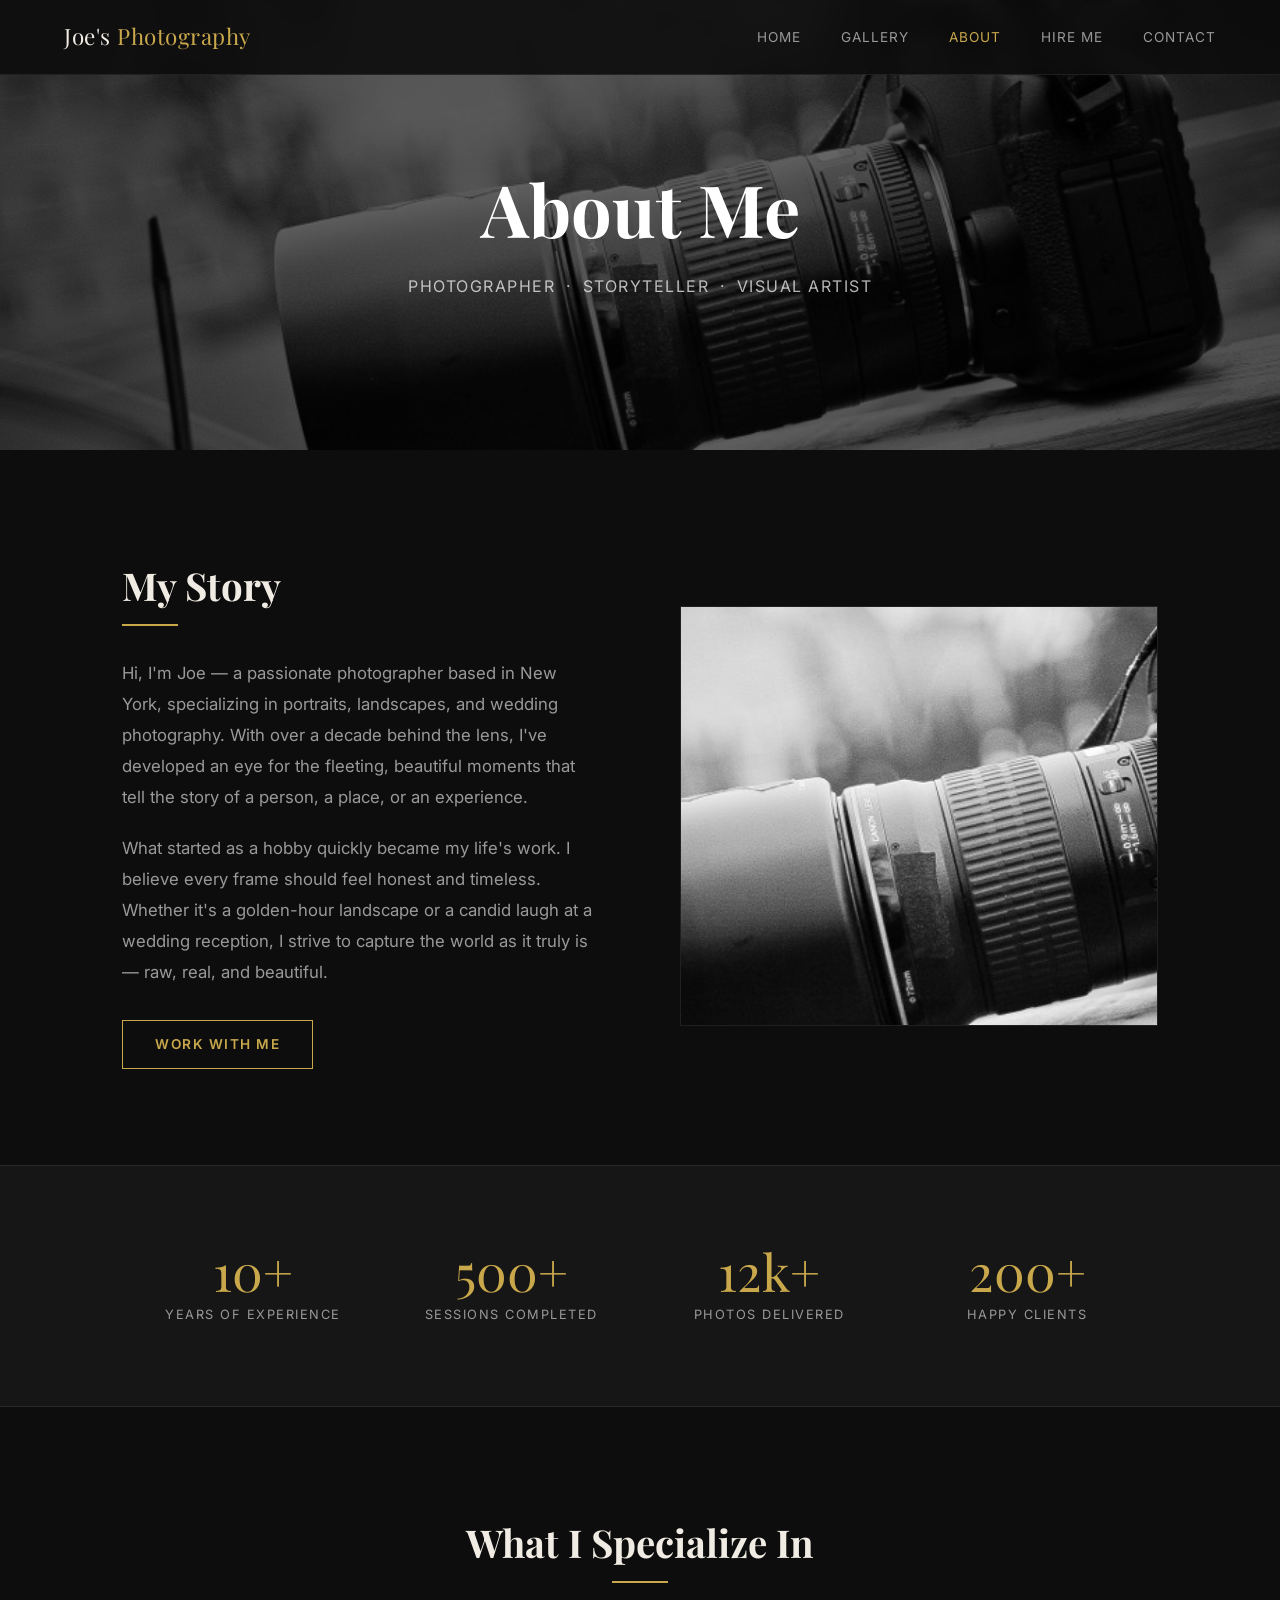
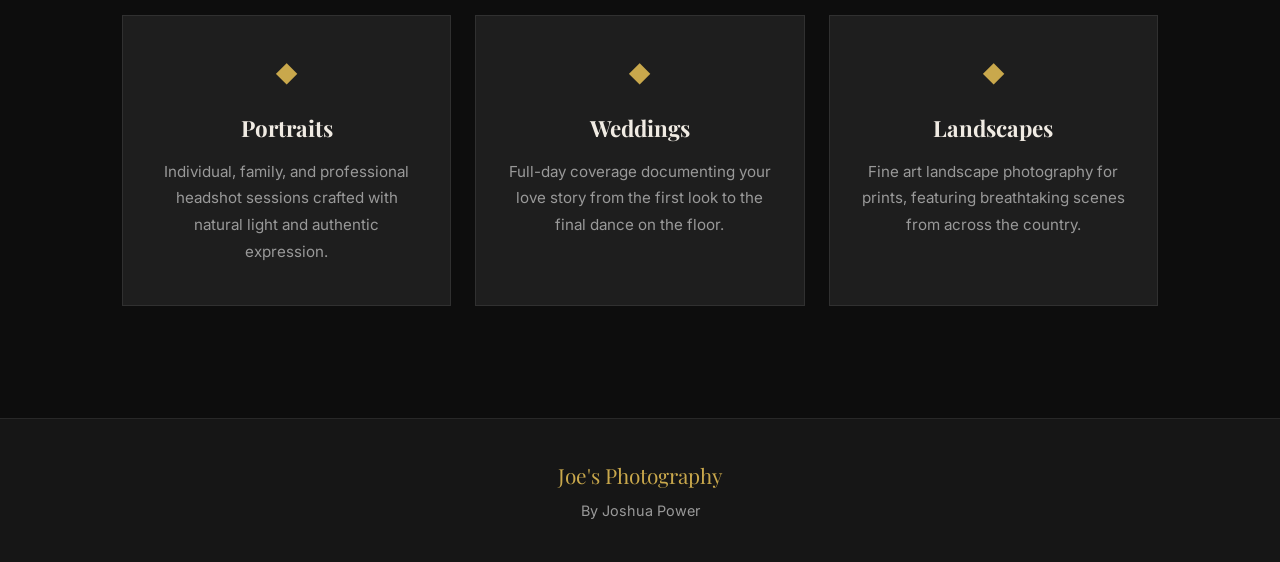
<file: assets/about/about.html>
<!DOCTYPE html>
<html lang="en">
<head>
    <meta charset="UTF-8">
    <meta name="viewport" content="width=device-width, initial-scale=1.0">
    <title>About — Joe's Photography</title>
    <link rel="stylesheet" href="../../css/shared.css">
    <link rel="stylesheet" href="about.css">
</head>
<body>

    <nav class="navbar">
        <a href="../../index.html" class="nav-logo">Joe's <span>Photography</span></a>
        <ul class="nav-links">
            <li><a href="../../index.html">Home</a></li>
            <li><a href="../photos/photos.html">Gallery</a></li>
            <li><a href="about.html" class="active">About</a></li>
            <li><a href="../hire/hire.html">Hire Me</a></li>
            <li><a href="../contact/contact.html">Contact</a></li>
        </ul>
    </nav>

    <header class="about-hero">
        <div class="hero-overlay"></div>
        <div class="hero-content">
            <h1>About <span>Me</span></h1>
            <p>Photographer &nbsp;&middot;&nbsp; Storyteller &nbsp;&middot;&nbsp; Visual Artist</p>
        </div>
    </header>

    <main>

        <section class="bio-section">
            <div class="bio-grid">
                <div class="bio-text">
                    <h2 class="section-title">My Story</h2>
                    <div class="divider" style="margin-left: 0;"></div>
                    <p>Hi, I'm Joe — a passionate photographer based in New York, specializing in portraits, landscapes, and wedding photography. With over a decade behind the lens, I've developed an eye for the fleeting, beautiful moments that tell the story of a person, a place, or an experience.</p>
                    <p>What started as a hobby quickly became my life's work. I believe every frame should feel honest and timeless. Whether it's a golden-hour landscape or a candid laugh at a wedding reception, I strive to capture the world as it truly is — raw, real, and beautiful.</p>
                    <a href="../hire/hire.html" class="btn-outline">Work With Me</a>
                </div>
                <div class="bio-image">
                    <img src="../Photograph-website-header-photography-film-picture-wordpress-header-2708a.jpg" alt="Photography equipment">
                </div>
            </div>
        </section>

        <section class="stats-section">
            <div class="stats-grid">
                <div class="stat-card">
                    <span class="stat-number">10+</span>
                    <span class="stat-label">Years of Experience</span>
                </div>
                <div class="stat-card">
                    <span class="stat-number">500+</span>
                    <span class="stat-label">Sessions Completed</span>
                </div>
                <div class="stat-card">
                    <span class="stat-number">12k+</span>
                    <span class="stat-label">Photos Delivered</span>
                </div>
                <div class="stat-card">
                    <span class="stat-number">200+</span>
                    <span class="stat-label">Happy Clients</span>
                </div>
            </div>
        </section>

        <section class="specialties-section">
            <h2 class="section-title" style="text-align: center;">What I Specialize In</h2>
            <div class="divider"></div>
            <div class="specialties-grid">
                <div class="specialty-card">
                    <div class="specialty-icon">&#9670;</div>
                    <h3>Portraits</h3>
                    <p>Individual, family, and professional headshot sessions crafted with natural light and authentic expression.</p>
                </div>
                <div class="specialty-card">
                    <div class="specialty-icon">&#9670;</div>
                    <h3>Weddings</h3>
                    <p>Full-day coverage documenting your love story from the first look to the final dance on the floor.</p>
                </div>
                <div class="specialty-card">
                    <div class="specialty-icon">&#9670;</div>
                    <h3>Landscapes</h3>
                    <p>Fine art landscape photography for prints, featuring breathtaking scenes from across the country.</p>
                </div>
            </div>
        </section>

    </main>

    <footer class="site-footer">
        <p class="footer-name">Joe's Photography</p>
        <p>By Joshua Power</p>
    </footer>

</body>
</html>
</file>
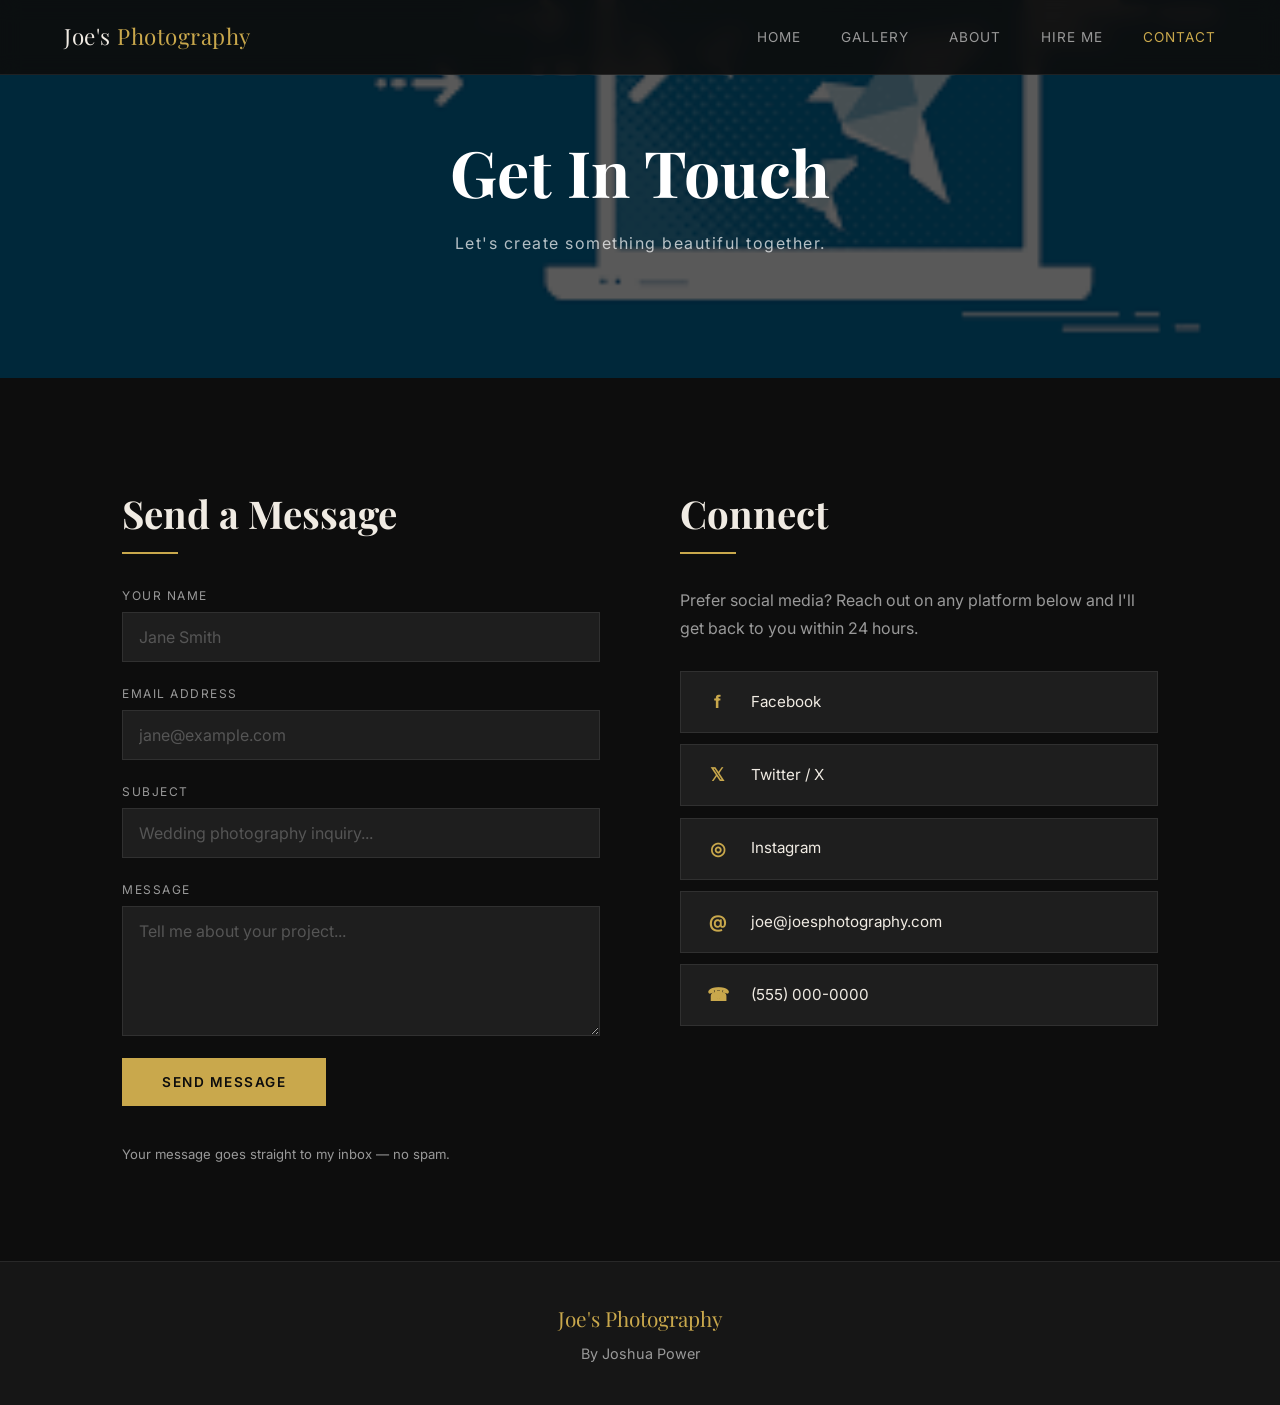
<file: assets/contact/contact.html>
<!DOCTYPE html>
<html lang="en">
<head>
    <meta charset="UTF-8">
    <meta name="viewport" content="width=device-width, initial-scale=1.0">
    <title>Contact — Joe's Photography</title>
    <link rel="stylesheet" href="../../css/shared.css">
    <link rel="stylesheet" href="contact.css">
</head>
<body>

    <nav class="navbar">
        <a href="../../index.html" class="nav-logo">Joe's <span>Photography</span></a>
        <ul class="nav-links">
            <li><a href="../../index.html">Home</a></li>
            <li><a href="../photos/photos.html">Gallery</a></li>
            <li><a href="../about/about.html">About</a></li>
            <li><a href="../hire/hire.html">Hire Me</a></li>
            <li><a href="contact.html" class="active">Contact</a></li>
        </ul>
    </nav>

    <header class="contact-hero">
        <div class="hero-overlay"></div>
        <div class="hero-content">
            <h1>Get In <span>Touch</span></h1>
            <p>Let's create something beautiful together.</p>
        </div>
    </header>

    <main class="contact-main">
        <div class="contact-grid">

            <div class="contact-form-wrap">
                <h2 class="section-title">Send a Message</h2>
                <div class="divider" style="margin-left: 0;"></div>
                <form class="contact-form" id="joeContactForm">
                    <input type="checkbox" name="botcheck" tabindex="-1" autocomplete="off" style="display:none !important" aria-hidden="true">
                    <div class="form-group">
                        <label for="name">Your Name</label>
                        <input type="text" id="name" name="name" placeholder="Jane Smith" required>
                    </div>
                    <div class="form-group">
                        <label for="email">Email Address</label>
                        <input type="email" id="email" name="email" placeholder="jane@example.com" required>
                    </div>
                    <div class="form-group">
                        <label for="subject">Subject</label>
                        <input type="text" id="subject" name="subject" placeholder="Wedding photography inquiry...">
                    </div>
                    <div class="form-group">
                        <label for="message">Message</label>
                        <textarea id="message" name="message" rows="5" placeholder="Tell me about your project..." required></textarea>
                    </div>
                    <button type="submit" class="btn-submit">Send Message</button>
                    <p class="form-note" id="joeFormNote" style="margin-top:1rem;font-size:0.82rem;color:var(--text-muted);">Your message goes straight to my inbox — no spam.</p>
                </form>
            </div>

            <div class="contact-info-wrap">
                <h2 class="section-title">Connect</h2>
                <div class="divider" style="margin-left: 0;"></div>
                <p class="contact-intro">Prefer social media? Reach out on any platform below and I'll get back to you within 24 hours.</p>
                <ul class="social-links">
                    <li>
                        <a href="#" class="social-card">
                            <span class="social-icon">f</span>
                            <span class="social-label">Facebook</span>
                        </a>
                    </li>
                    <li>
                        <a href="#" class="social-card">
                            <span class="social-icon">&#120143;</span>
                            <span class="social-label">Twitter / X</span>
                        </a>
                    </li>
                    <li>
                        <a href="#" class="social-card">
                            <span class="social-icon">&#9678;</span>
                            <span class="social-label">Instagram</span>
                        </a>
                    </li>
                    <li>
                        <a href="mailto:joe@joesphotography.com" class="social-card">
                            <span class="social-icon">@</span>
                            <span class="social-label">joe@joesphotography.com</span>
                        </a>
                    </li>
                    <li>
                        <a href="tel:+15550000000" class="social-card">
                            <span class="social-icon">&#9742;</span>
                            <span class="social-label">(555) 000-0000</span>
                        </a>
                    </li>
                </ul>
            </div>

        </div>
    </main>

    <footer class="site-footer">
        <p class="footer-name">Joe's Photography</p>
        <p>By Joshua Power</p>
    </footer>

    <script>
    (function () {
        // === LEAD DELIVERY: get a FREE key at https://web3forms.com using the
        // client's email, then paste it below. Until then, the form opens the
        // visitor's email app as a fallback so no message is lost. ===========
        var WEB3FORMS_KEY = "YOUR_WEB3FORMS_ACCESS_KEY";
        var FALLBACK_EMAIL = "joe@joesphotography.com";
        var form = document.getElementById("joeContactForm");
        var note = document.getElementById("joeFormNote");
        form.addEventListener("submit", function (e) {
            e.preventDefault();
            var fd = new FormData(form);
            var btn = form.querySelector(".btn-submit");
            if (!WEB3FORMS_KEY || WEB3FORMS_KEY === "YOUR_WEB3FORMS_ACCESS_KEY") {
                var lines = [];
                fd.forEach(function (v, k) { if (k !== "botcheck") lines.push(k + ": " + v); });
                window.location.href = "mailto:" + FALLBACK_EMAIL +
                    "?subject=" + encodeURIComponent("New message from your website — " + (fd.get("name") || "")) +
                    "&body=" + encodeURIComponent(lines.join("\n"));
                return;
            }
            fd.append("access_key", WEB3FORMS_KEY);
            fd.append("subject", "🔔 NEW MESSAGE — Joe's Photography contact from " + (fd.get("name") || "website"));
            fd.append("from_name", "Joe's Photography");
            btn.disabled = true; var orig = btn.textContent; btn.textContent = "Sending…";
            fetch("https://api.web3forms.com/submit", { method: "POST", headers: { Accept: "application/json" }, body: fd })
                .then(function (r) { return r.json(); })
                .then(function (data) {
                    if (data.success) { form.reset(); if (note) note.textContent = "Message sent ✓ — I'll reply within 24 hours."; }
                    else { throw new Error(); }
                })
                .catch(function () { if (note) note.textContent = "Couldn't send — please email " + FALLBACK_EMAIL + " directly."; })
                .finally(function () { btn.disabled = false; btn.textContent = orig; });
        });
    })();
    </script>

</body>
</html>
</file>
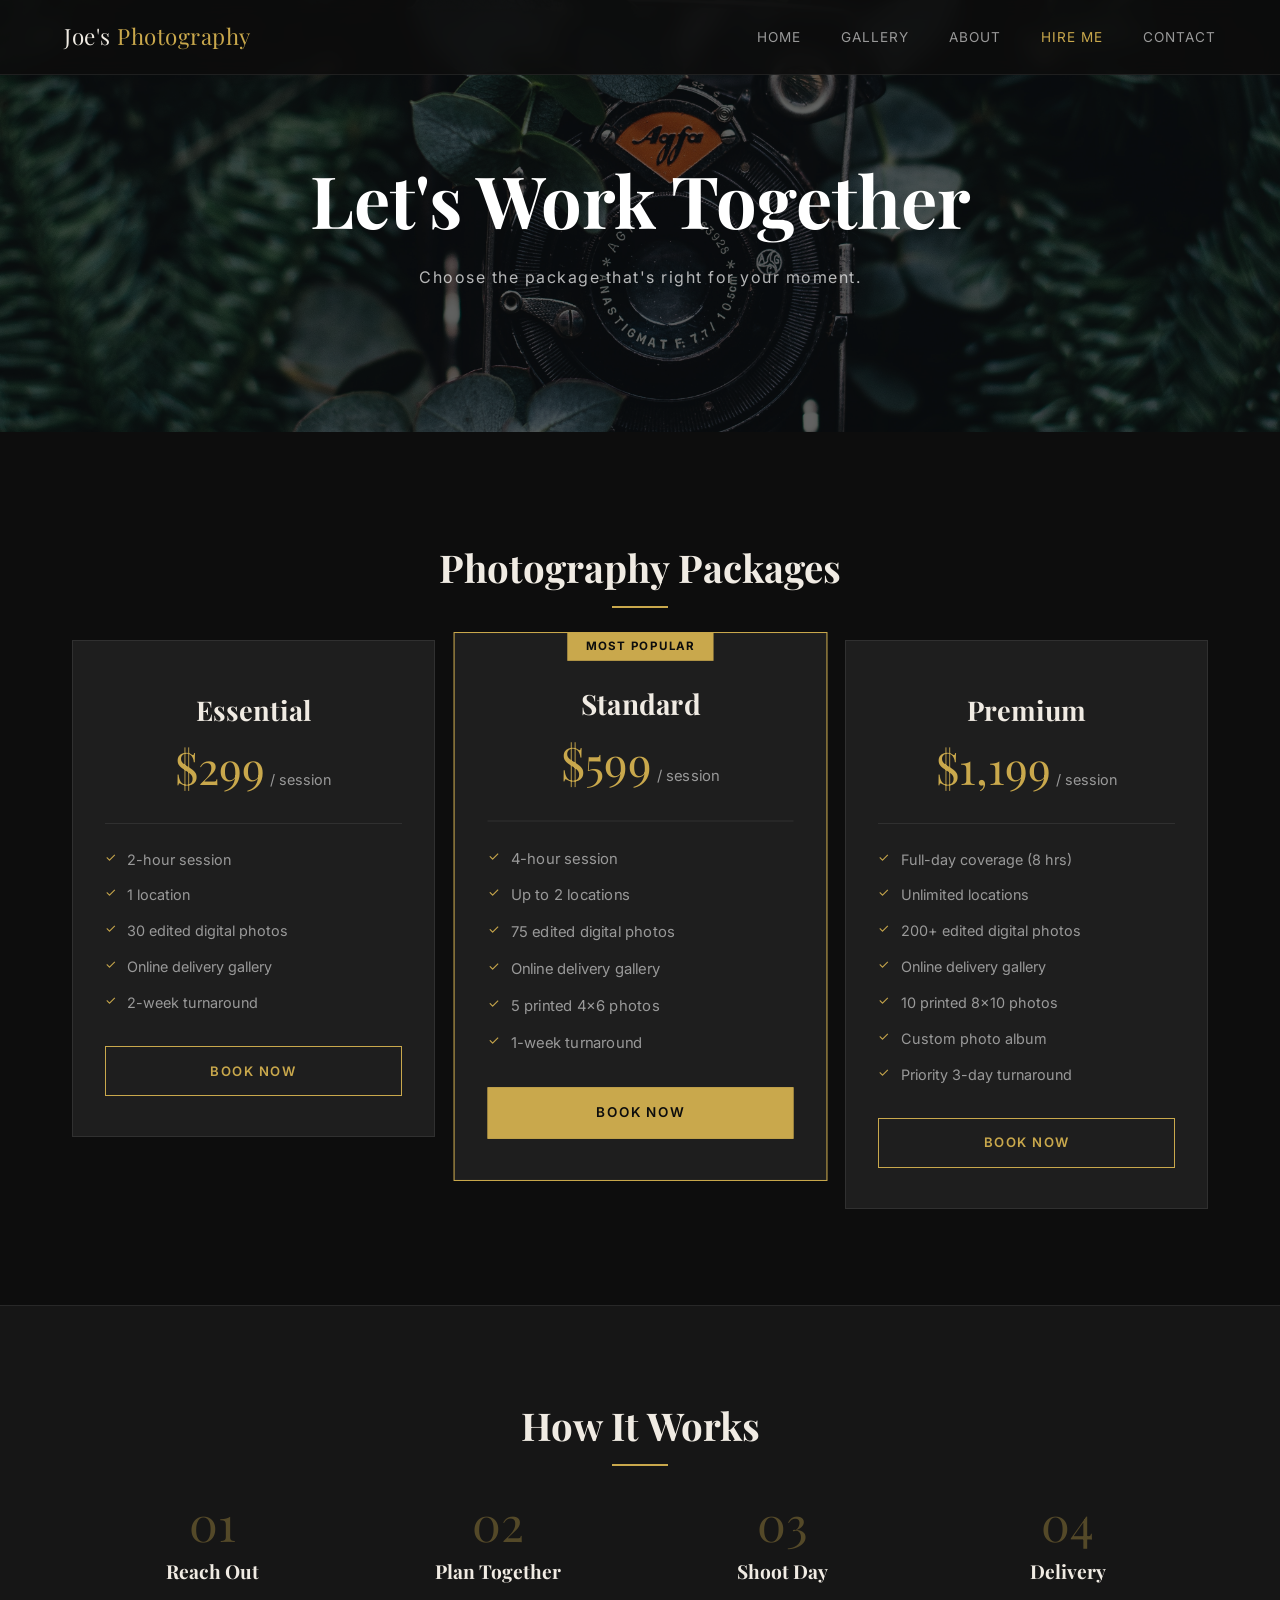
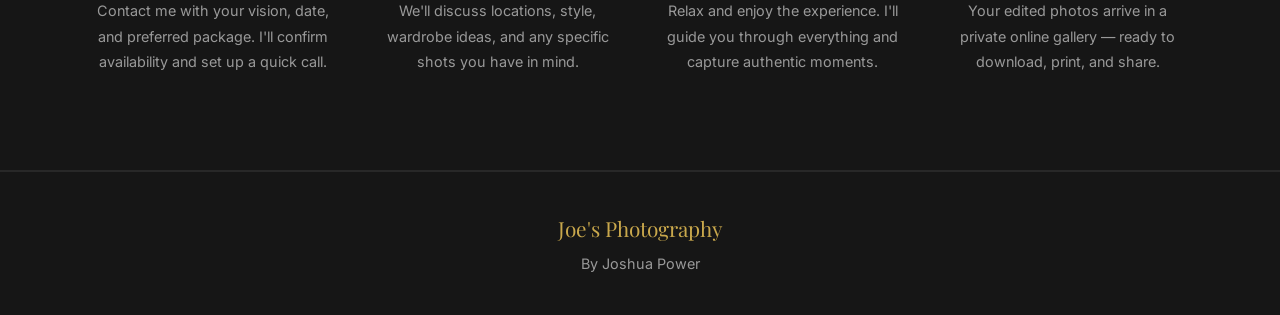
<file: assets/hire/hire.html>
<!DOCTYPE html>
<html lang="en">
<head>
    <meta charset="UTF-8">
    <meta name="viewport" content="width=device-width, initial-scale=1.0">
    <title>Hire Me — Joe's Photography</title>
    <link rel="stylesheet" href="../../css/shared.css">
    <link rel="stylesheet" href="hire.css">
</head>
<body>

    <nav class="navbar">
        <a href="../../index.html" class="nav-logo">Joe's <span>Photography</span></a>
        <ul class="nav-links">
            <li><a href="../../index.html">Home</a></li>
            <li><a href="../photos/photos.html">Gallery</a></li>
            <li><a href="../about/about.html">About</a></li>
            <li><a href="hire.html" class="active">Hire Me</a></li>
            <li><a href="../contact/contact.html">Contact</a></li>
        </ul>
    </nav>

    <header class="hire-hero">
        <div class="hero-overlay"></div>
        <div class="hero-content">
            <h1>Let's Work <span>Together</span></h1>
            <p>Choose the package that's right for your moment.</p>
        </div>
    </header>

    <main>

        <section class="packages-section">
            <h2 class="section-title" style="text-align: center;">Photography Packages</h2>
            <div class="divider"></div>
            <div class="packages-grid">

                <div class="package-card">
                    <div class="package-header">
                        <h3>Essential</h3>
                        <div class="package-price">
                            <span class="price">$299</span>
                            <span class="unit">/ session</span>
                        </div>
                    </div>
                    <ul class="package-features">
                        <li>2-hour session</li>
                        <li>1 location</li>
                        <li>30 edited digital photos</li>
                        <li>Online delivery gallery</li>
                        <li>2-week turnaround</li>
                    </ul>
                    <a href="../contact/contact.html" class="pkg-btn">Book Now</a>
                </div>

                <div class="package-card featured">
                    <div class="featured-badge">Most Popular</div>
                    <div class="package-header">
                        <h3>Standard</h3>
                        <div class="package-price">
                            <span class="price">$599</span>
                            <span class="unit">/ session</span>
                        </div>
                    </div>
                    <ul class="package-features">
                        <li>4-hour session</li>
                        <li>Up to 2 locations</li>
                        <li>75 edited digital photos</li>
                        <li>Online delivery gallery</li>
                        <li>5 printed 4&times;6 photos</li>
                        <li>1-week turnaround</li>
                    </ul>
                    <a href="../contact/contact.html" class="pkg-btn">Book Now</a>
                </div>

                <div class="package-card">
                    <div class="package-header">
                        <h3>Premium</h3>
                        <div class="package-price">
                            <span class="price">$1,199</span>
                            <span class="unit">/ session</span>
                        </div>
                    </div>
                    <ul class="package-features">
                        <li>Full-day coverage (8 hrs)</li>
                        <li>Unlimited locations</li>
                        <li>200+ edited digital photos</li>
                        <li>Online delivery gallery</li>
                        <li>10 printed 8&times;10 photos</li>
                        <li>Custom photo album</li>
                        <li>Priority 3-day turnaround</li>
                    </ul>
                    <a href="../contact/contact.html" class="pkg-btn">Book Now</a>
                </div>

            </div>
        </section>

        <section class="process-section">
            <h2 class="section-title" style="text-align: center;">How It Works</h2>
            <div class="divider"></div>
            <div class="process-steps">
                <div class="step">
                    <span class="step-num">01</span>
                    <h3>Reach Out</h3>
                    <p>Contact me with your vision, date, and preferred package. I'll confirm availability and set up a quick call.</p>
                </div>
                <div class="step">
                    <span class="step-num">02</span>
                    <h3>Plan Together</h3>
                    <p>We'll discuss locations, style, wardrobe ideas, and any specific shots you have in mind.</p>
                </div>
                <div class="step">
                    <span class="step-num">03</span>
                    <h3>Shoot Day</h3>
                    <p>Relax and enjoy the experience. I'll guide you through everything and capture authentic moments.</p>
                </div>
                <div class="step">
                    <span class="step-num">04</span>
                    <h3>Delivery</h3>
                    <p>Your edited photos arrive in a private online gallery — ready to download, print, and share.</p>
                </div>
            </div>
        </section>

    </main>

    <footer class="site-footer">
        <p class="footer-name">Joe's Photography</p>
        <p>By Joshua Power</p>
    </footer>

</body>
</html>
</file>
<file: css/shared.css>
@import url('https://fonts.googleapis.com/css2?family=Playfair+Display:wght@400;700&family=Inter:wght@300;400;600&display=swap');

*,
*::before,
*::after {
  box-sizing: border-box;
  margin: 0;
  padding: 0;
}

img {
  max-width: 100%;
  display: block;
}

:root {
  --bg-primary: #0d0d0d;
  --bg-secondary: #161616;
  --bg-card: #1e1e1e;
  --text-primary: #f0ebe3;
  --text-muted: #999;
  --accent: #c9a84c;
  --accent-hover: #e0bf6a;
  --border: rgba(255, 255, 255, 0.08);
}

body {
  background-color: var(--bg-primary);
  color: var(--text-primary);
  font-family: 'Inter', sans-serif;
  line-height: 1.6;
}

/* ---- Navbar ---- */
.navbar {
  position: fixed;
  top: 0;
  left: 0;
  right: 0;
  z-index: 1000;
  display: flex;
  justify-content: space-between;
  align-items: center;
  padding: 1.2rem 4rem;
  background: rgba(13, 13, 13, 0.9);
  backdrop-filter: blur(10px);
  border-bottom: 1px solid var(--border);
}

.nav-logo {
  font-family: 'Playfair Display', serif;
  font-size: 1.4rem;
  color: var(--text-primary);
  text-decoration: none;
  letter-spacing: 0.5px;
}

.nav-logo span {
  color: var(--accent);
}

.nav-links {
  display: flex;
  gap: 2.5rem;
  list-style: none;
}

.nav-links a {
  color: var(--text-muted);
  text-decoration: none;
  font-size: 0.85rem;
  letter-spacing: 1px;
  text-transform: uppercase;
  transition: color 0.2s;
}

.nav-links a:hover,
.nav-links a.active {
  color: var(--accent);
}

/* ---- Footer ---- */
.site-footer {
  background: var(--bg-secondary);
  border-top: 1px solid var(--border);
  text-align: center;
  padding: 2.5rem 1rem;
  color: var(--text-muted);
  font-size: 0.9rem;
}

.site-footer .footer-name {
  font-family: 'Playfair Display', serif;
  font-size: 1.3rem;
  color: var(--accent);
  margin-bottom: 0.4rem;
}

/* ---- Shared utilities ---- */
.section-title {
  font-family: 'Playfair Display', serif;
  font-size: 2.4rem;
  color: var(--text-primary);
  line-height: 1.2;
}

.accent {
  color: var(--accent);
}

.divider {
  width: 56px;
  height: 2px;
  background: var(--accent);
  margin: 1rem auto 2rem;
}

.sr-only {
  position: absolute;
  width: 1px;
  height: 1px;
  margin: -1px;
  padding: 0;
  overflow: hidden;
  clip: rect(0 0 0 0);
  clip-path: inset(100%);
  white-space: nowrap;
  border: 0;
}

/* ---- Photo card ---- */
.photo-box {
  cursor: pointer;
}

.img-box {
  overflow: hidden;
}

/* ---- Lightbox ---- */
body.no-scroll {
  overflow: hidden;
}

.lightbox {
  display: none;
  position: fixed;
  inset: 0;
  z-index: 9999;
  background: rgba(0, 0, 0, 0.96);
  align-items: center;
  justify-content: center;
  flex-direction: column;
}

.lightbox.open {
  display: flex;
}

.lightbox-close {
  position: absolute;
  top: 1.2rem;
  right: 1.8rem;
  background: none;
  border: none;
  color: var(--text-muted);
  font-size: 2.8rem;
  line-height: 1;
  cursor: pointer;
  transition: color 0.2s;
  z-index: 10000;
}

.lightbox-close:hover {
  color: var(--accent);
}

.lightbox-prev,
.lightbox-next {
  position: absolute;
  top: 50%;
  transform: translateY(-50%);
  background: rgba(201, 168, 76, 0.1);
  border: 1px solid rgba(201, 168, 76, 0.4);
  color: var(--accent);
  font-size: 2.4rem;
  width: 3rem;
  height: 5rem;
  cursor: pointer;
  display: flex;
  align-items: center;
  justify-content: center;
  transition: background 0.2s, border-color 0.2s;
  z-index: 10000;
}

.lightbox-prev { left: 1.2rem; }
.lightbox-next { right: 1.2rem; }

.lightbox-prev:hover,
.lightbox-next:hover {
  background: rgba(201, 168, 76, 0.25);
  border-color: var(--accent);
}

.lightbox-inner {
  display: flex;
  flex-direction: column;
  align-items: center;
  /* leave room on both sides so the arrows never cover the image */
  max-width: min(86vw, calc(100vw - 9rem));
  max-height: 90vh;
}

#lightbox-img {
  max-width: 100%;
  max-height: 80vh;
  object-fit: contain;
  display: block;
  transition: opacity 0.3s;
  border: 2px solid var(--accent);
  box-shadow: 0 8px 60px rgba(0, 0, 0, 0.8);
}

.lightbox-credit {
  margin-top: 0.9rem;
  font-size: 0.82rem;
  color: var(--text-muted);
  text-align: center;
}

.lightbox-credit a {
  color: var(--accent);
  text-decoration: none;
}

.lightbox-credit a:hover {
  text-decoration: underline;
}

/* ---- Responsive ---- */
@media (max-width: 768px) {
  .navbar { padding: 0.85rem 1.1rem; flex-wrap: wrap; justify-content: center; gap: 0.45rem 1.4rem; }
  .nav-logo { font-size: 1.3rem; }
  .nav-links { gap: 1.1rem; flex-wrap: wrap; justify-content: center; width: 100%; }
  .nav-links a { font-size: 0.78rem; letter-spacing: 0.5px; }
  .section-title { font-size: 1.9rem; }
}

@media (max-width: 600px) {
  /* On phones the arrows drop to the bottom so they never cover the photo */
  .lightbox-inner { max-width: 94vw; }
  #lightbox-img { max-height: 66vh; }
  .lightbox-prev, .lightbox-next {
    top: auto; bottom: 1.1rem; transform: none;
    width: 3.2rem; height: 3.2rem; font-size: 1.9rem; border-radius: 50%;
  }
  .lightbox-prev { left: calc(50% - 4.2rem); }
  .lightbox-next { right: calc(50% - 4.2rem); }
  .lightbox-close { top: 0.8rem; right: 1rem; font-size: 2.4rem; }
}
</file>
<file: assets/about/about.css>
.about-hero {
    position: relative;
    height: 50vh;
    min-height: 320px;
    background-image: url('../Photograph-website-header-photography-film-picture-wordpress-header-2708a.jpg');
    background-size: cover;
    background-position: center;
    display: flex;
    align-items: center;
    justify-content: center;
}

.hero-overlay {
    position: absolute;
    inset: 0;
    background: rgba(0, 0, 0, 0.6);
}

.hero-content {
    position: relative;
    z-index: 1;
    text-align: center;
}

.hero-content h1 {
    font-family: 'Playfair Display', serif;
    font-size: clamp(2.5rem, 6vw, 4.5rem);
    color: #fff;
    margin-bottom: 0.5rem;
}

.hero-content p {
    color: rgba(255, 255, 255, 0.7);
    font-size: 1rem;
    letter-spacing: 1.5px;
    text-transform: uppercase;
}

/* ---- Bio ---- */
.bio-section {
    padding: 7rem 2rem 6rem;
    max-width: 1100px;
    margin: 0 auto;
}

.bio-grid {
    display: grid;
    grid-template-columns: 1fr 1fr;
    gap: 5rem;
    align-items: center;
}

.bio-text p {
    color: var(--text-muted);
    font-size: 1.05rem;
    line-height: 1.85;
    margin-bottom: 1.2rem;
}

.btn-outline {
    display: inline-block;
    margin-top: 0.8rem;
    border: 1px solid var(--accent);
    color: var(--accent);
    text-decoration: none;
    padding: 0.8rem 2rem;
    font-size: 0.85rem;
    font-weight: 600;
    letter-spacing: 1.5px;
    text-transform: uppercase;
    transition: background 0.2s, color 0.2s;
}

.btn-outline:hover {
    background: var(--accent);
    color: #0d0d0d;
}

.bio-image img {
    width: 100%;
    height: 420px;
    object-fit: cover;
    border: 1px solid var(--border);
}

/* ---- Stats ---- */
.stats-section {
    background: var(--bg-secondary);
    border-top: 1px solid var(--border);
    border-bottom: 1px solid var(--border);
    padding: 5rem 2rem;
}

.stats-grid {
    display: grid;
    grid-template-columns: repeat(4, 1fr);
    gap: 2rem;
    max-width: 1000px;
    margin: 0 auto;
    text-align: center;
}

.stat-card {
    display: flex;
    flex-direction: column;
    gap: 0.5rem;
}

.stat-number {
    font-family: 'Playfair Display', serif;
    font-size: 3.2rem;
    color: var(--accent);
    line-height: 1;
}

.stat-label {
    font-size: 0.8rem;
    color: var(--text-muted);
    text-transform: uppercase;
    letter-spacing: 1.5px;
}

/* ---- Specialties ---- */
.specialties-section {
    padding: 7rem 2rem;
    max-width: 1100px;
    margin: 0 auto;
}

.specialties-grid {
    display: grid;
    grid-template-columns: repeat(3, 1fr);
    gap: 1.5rem;
}

.specialty-card {
    background: var(--bg-card);
    border: 1px solid var(--border);
    padding: 2.5rem 2rem;
    text-align: center;
    transition: border-color 0.25s, transform 0.25s;
}

.specialty-card:hover {
    border-color: var(--accent);
    transform: translateY(-4px);
}

.specialty-icon {
    color: var(--accent);
    font-size: 1.4rem;
    margin-bottom: 1.2rem;
}

.specialty-card h3 {
    font-family: 'Playfair Display', serif;
    font-size: 1.4rem;
    color: var(--text-primary);
    margin-bottom: 0.75rem;
}

.specialty-card p {
    color: var(--text-muted);
    font-size: 0.95rem;
    line-height: 1.75;
}

@media (max-width: 768px) {
    .bio-grid {
        grid-template-columns: 1fr;
        gap: 3rem;
    }
    .stats-grid {
        grid-template-columns: repeat(2, 1fr);
    }
    .specialties-grid {
        grid-template-columns: 1fr;
    }
}
</file>
<file: assets/contact/contact.css>
.contact-hero {
    position: relative;
    height: 42vh;
    min-height: 280px;
    background-image: url('../contact-background.png');
    background-size: cover;
    background-position: center;
    display: flex;
    align-items: center;
    justify-content: center;
}

.hero-overlay {
    position: absolute;
    inset: 0;
    background: rgba(0, 0, 0, 0.65);
}

.hero-content {
    position: relative;
    z-index: 1;
    text-align: center;
}

.hero-content h1 {
    font-family: 'Playfair Display', serif;
    font-size: clamp(2.5rem, 6vw, 4rem);
    color: #fff;
    margin-bottom: 0.5rem;
}

.hero-content p {
    color: rgba(255, 255, 255, 0.7);
    font-size: 1rem;
    letter-spacing: 1.5px;
}

/* ---- Layout ---- */
.contact-main {
    padding: 7rem 2rem 6rem;
    max-width: 1100px;
    margin: 0 auto;
}

.contact-grid {
    display: grid;
    grid-template-columns: 1fr 1fr;
    gap: 5rem;
    align-items: start;
}

/* ---- Form ---- */
.contact-form {
    display: flex;
    flex-direction: column;
    gap: 1.4rem;
}

.form-group {
    display: flex;
    flex-direction: column;
    gap: 0.45rem;
}

.form-group label {
    font-size: 0.75rem;
    text-transform: uppercase;
    letter-spacing: 1.5px;
    color: var(--text-muted);
}

.form-group input,
.form-group textarea {
    background: var(--bg-card);
    border: 1px solid var(--border);
    color: var(--text-primary);
    padding: 0.85rem 1rem;
    font-size: 1rem;
    font-family: 'Inter', sans-serif;
    outline: none;
    resize: vertical;
    transition: border-color 0.2s;
}

.form-group input:focus,
.form-group textarea:focus {
    border-color: var(--accent);
}

.form-group input::placeholder,
.form-group textarea::placeholder {
    color: #555;
}

.btn-submit {
    background: var(--accent);
    color: #0d0d0d;
    border: none;
    padding: 1rem 2.5rem;
    font-size: 0.85rem;
    font-weight: 600;
    text-transform: uppercase;
    letter-spacing: 1.5px;
    cursor: pointer;
    align-self: flex-start;
    font-family: 'Inter', sans-serif;
    transition: background 0.2s, transform 0.2s;
}

.btn-submit:hover {
    background: var(--accent-hover);
    transform: translateY(-2px);
}

/* ---- Social Links ---- */
.contact-intro {
    color: var(--text-muted);
    font-size: 1rem;
    line-height: 1.75;
    margin-bottom: 1.8rem;
}

.social-links {
    list-style: none;
    display: flex;
    flex-direction: column;
    gap: 0.7rem;
}

.social-card {
    display: flex;
    align-items: center;
    gap: 1.2rem;
    background: var(--bg-card);
    border: 1px solid var(--border);
    padding: 1rem 1.4rem;
    color: var(--text-primary);
    text-decoration: none;
    transition: border-color 0.2s, color 0.2s;
}

.social-card:hover {
    border-color: var(--accent);
    color: var(--accent);
}

.social-icon {
    font-size: 1.1rem;
    width: 1.8rem;
    text-align: center;
    color: var(--accent);
    font-weight: 700;
    flex-shrink: 0;
}

.social-label {
    font-size: 0.95rem;
}

@media (max-width: 768px) {
    .contact-grid {
        grid-template-columns: 1fr;
        gap: 4rem;
    }
}
</file>
<file: assets/hire/hire.css>
.hire-hero {
    position: relative;
    height: 48vh;
    min-height: 300px;
    background-image: url('../camera-background.jpg');
    background-size: cover;
    background-position: center;
    display: flex;
    align-items: center;
    justify-content: center;
}

.hero-overlay {
    position: absolute;
    inset: 0;
    background: rgba(0, 0, 0, 0.6);
}

.hero-content {
    position: relative;
    z-index: 1;
    text-align: center;
}

.hero-content h1 {
    font-family: 'Playfair Display', serif;
    font-size: clamp(2.5rem, 6vw, 4.5rem);
    color: #fff;
    margin-bottom: 0.5rem;
}

.hero-content p {
    color: rgba(255, 255, 255, 0.7);
    font-size: 1rem;
    letter-spacing: 1.5px;
}

/* ---- Packages ---- */
.packages-section {
    padding: 7rem 2rem 6rem;
    max-width: 1200px;
    margin: 0 auto;
}

.packages-grid {
    display: grid;
    grid-template-columns: repeat(3, 1fr);
    gap: 1.5rem;
    align-items: start;
}

.package-card {
    background: var(--bg-card);
    border: 1px solid var(--border);
    padding: 2.5rem 2rem;
    position: relative;
    transition: border-color 0.25s, transform 0.25s;
}

.package-card:hover {
    border-color: var(--accent);
    transform: translateY(-4px);
}

.package-card.featured {
    border-color: var(--accent);
    transform: scale(1.03);
}

.package-card.featured:hover {
    transform: scale(1.03) translateY(-4px);
}

.featured-badge {
    position: absolute;
    top: -1px;
    left: 50%;
    transform: translateX(-50%);
    background: var(--accent);
    color: #0d0d0d;
    font-size: 0.7rem;
    font-weight: 700;
    text-transform: uppercase;
    letter-spacing: 1.5px;
    padding: 0.3rem 1.1rem;
    white-space: nowrap;
}

.package-header {
    text-align: center;
    padding-top: 0.5rem;
    margin-bottom: 2rem;
}

.package-header h3 {
    font-family: 'Playfair Display', serif;
    font-size: 1.7rem;
    color: var(--text-primary);
    margin-bottom: 0.75rem;
}

.package-price {
    display: flex;
    align-items: baseline;
    justify-content: center;
    gap: 0.3rem;
}

.price {
    font-family: 'Playfair Display', serif;
    font-size: 2.8rem;
    color: var(--accent);
    line-height: 1;
}

.unit {
    color: var(--text-muted);
    font-size: 0.9rem;
}

.package-features {
    list-style: none;
    border-top: 1px solid var(--border);
    padding-top: 1.5rem;
    margin-bottom: 2rem;
    display: flex;
    flex-direction: column;
    gap: 0.8rem;
}

.package-features li {
    color: var(--text-muted);
    font-size: 0.9rem;
    padding-left: 1.4rem;
    position: relative;
}

.package-features li::before {
    content: '✓';
    position: absolute;
    left: 0;
    color: var(--accent);
    font-size: 0.8rem;
}

.pkg-btn {
    display: block;
    text-align: center;
    border: 1px solid var(--accent);
    color: var(--accent);
    text-decoration: none;
    padding: 0.85rem 1.5rem;
    font-size: 0.82rem;
    font-weight: 600;
    text-transform: uppercase;
    letter-spacing: 1.5px;
    transition: background 0.2s, color 0.2s;
}

.package-card.featured .pkg-btn {
    background: var(--accent);
    color: #0d0d0d;
}

.pkg-btn:hover {
    background: var(--accent);
    color: #0d0d0d;
}

/* ---- Process ---- */
.process-section {
    background: var(--bg-secondary);
    border-top: 1px solid var(--border);
    border-bottom: 1px solid var(--border);
    padding: 6rem 2rem;
}

.process-steps {
    display: grid;
    grid-template-columns: repeat(4, 1fr);
    gap: 2.5rem;
    max-width: 1100px;
    margin: 0 auto;
    text-align: center;
}

.step-num {
    display: block;
    font-family: 'Playfair Display', serif;
    font-size: 3rem;
    color: var(--accent);
    opacity: 0.35;
    margin-bottom: 0.6rem;
    line-height: 1;
}

.step h3 {
    font-family: 'Playfair Display', serif;
    font-size: 1.2rem;
    color: var(--text-primary);
    margin-bottom: 0.75rem;
}

.step p {
    color: var(--text-muted);
    font-size: 0.9rem;
    line-height: 1.75;
}

@media (max-width: 900px) {
    .packages-grid {
        grid-template-columns: 1fr;
        max-width: 460px;
        margin-left: auto;
        margin-right: auto;
    }
    .package-card.featured {
        transform: none;
    }
    .package-card.featured:hover {
        transform: translateY(-4px);
    }
    .process-steps {
        grid-template-columns: repeat(2, 1fr);
    }
}
</file>
